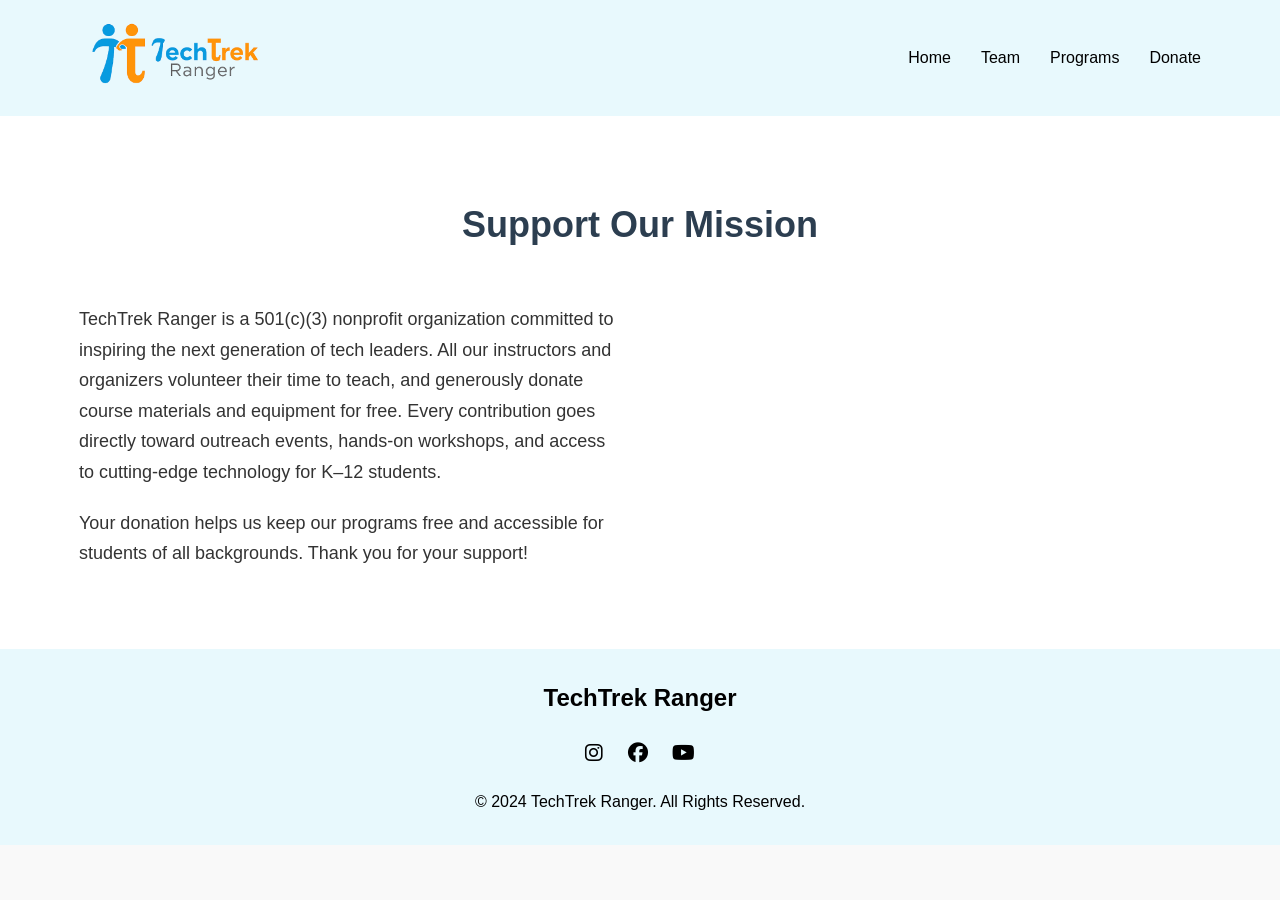
<file: help.html>
<!doctype html>
<html lang="en">
  <head>
    <meta charset="UTF-8" />
    <meta name="viewport" content="width=device-width, initial-scale=1.0" />
    <title>Help Us | TechTrek Ranger</title>
    <link rel="icon" type="image/png" href="images/ttranger_half_logo.png" />
    <link rel="stylesheet" href="styles.css" />
  </head>

  <body>
    <!-- Header & Navigation -->
    <header>
      <div class="container">
        <nav class="navbar">
          <div class="logo">
            <img
              src="images/ttranger_full_logo.png"
              alt="TechTrek Ranger logo"
            />
          </div>
          <button
            class="menu-toggle"
            aria-expanded="false"
            aria-controls="main-navigation"
          >
            <span class="hamburger-icon"></span>
          </button>
          <ul class="nav-links" id="main-navigation" aria-hidden="true">
            <li><a href="index.html">Home</a></li>
            <li><a href="team.html">Team</a></li>
            <li><a href="programs.html">Programs</a></li>
            <li><a href="help.html">Donate</a></li>
          </ul>
        </nav>
      </div>
    </header>

    <!-- Donation Section -->
    <section class="team-section">
      <div class="container">
        <h2 class="section-title">Support Our Mission</h2>
        <div class="donation-layout">
          <!-- Non-Profit Statement -->
          <div class="donation-text">
            <p>
              TechTrek Ranger is a 501(c)(3) nonprofit organization committed to
              inspiring the next generation of tech leaders. All our instructors
              and organizers volunteer their time to teach, and generously
              donate course materials and equipment for free. Every contribution
              goes directly toward outreach events, hands-on workshops, and
              access to cutting-edge technology for K–12 students.
            </p>
            <p>
              Your donation helps us keep our programs free and accessible for
              students of all backgrounds. Thank you for your support!
            </p>
          </div>

          <!-- PayPal Donation -->
          <div class="donation-payment">
            <script src="https://www.paypal.com/sdk/js?client-id=BAAdBmkxjYj-x2ZwxnWX7ieUHEcZfRvVLuQ0dmw9VantWjtzL9bYCoFIzfHECmiZzF74nZwgUw59dfyEF8&components=hosted-buttons&enable-funding=venmo&currency=USD"></script>
            <div id="paypal-container-ZWMNZ8AM5JU6J"></div>
            <script>
              paypal
                .HostedButtons({
                  hostedButtonId: "ZWMNZ8AM5JU6J",
                })
                .render("#paypal-container-ZWMNZ8AM5JU6J");
            </script>
          </div>
        </div>
      </div>
    </section>

    <!-- Footer -->
    <footer>
      <div class="container">
        <div class="logo">TechTrek Ranger</div>
        <div class="social-links">
          <a
            href="https://www.instagram.com/tt.rangers/"
            aria-label="Instagram"
            target="_blank"
            rel="noopener noreferrer"
            ><i class="fab fa-instagram"></i
          ></a>
          <a
            href="https://www.facebook.com/profile.php?id=61590592228445"
            aria-label="Facebook"
            target="_blank"
            rel="noopener noreferrer"
            ><i class="fab fa-facebook"></i
          ></a>
          <a
            href="https://www.youtube.com/channel/UCEoQj5oYEtliEmNRoKKxIdw"
            aria-label="YouTube"
            target="_blank"
            rel="noopener noreferrer"
            ><i class="fab fa-youtube"></i
          ></a>
        </div>
        <p>&copy; 2024 TechTrek Ranger. All Rights Reserved.</p>
      </div>
    </footer>

    <script src="script.js"></script>
  </body>
</html>
</file>
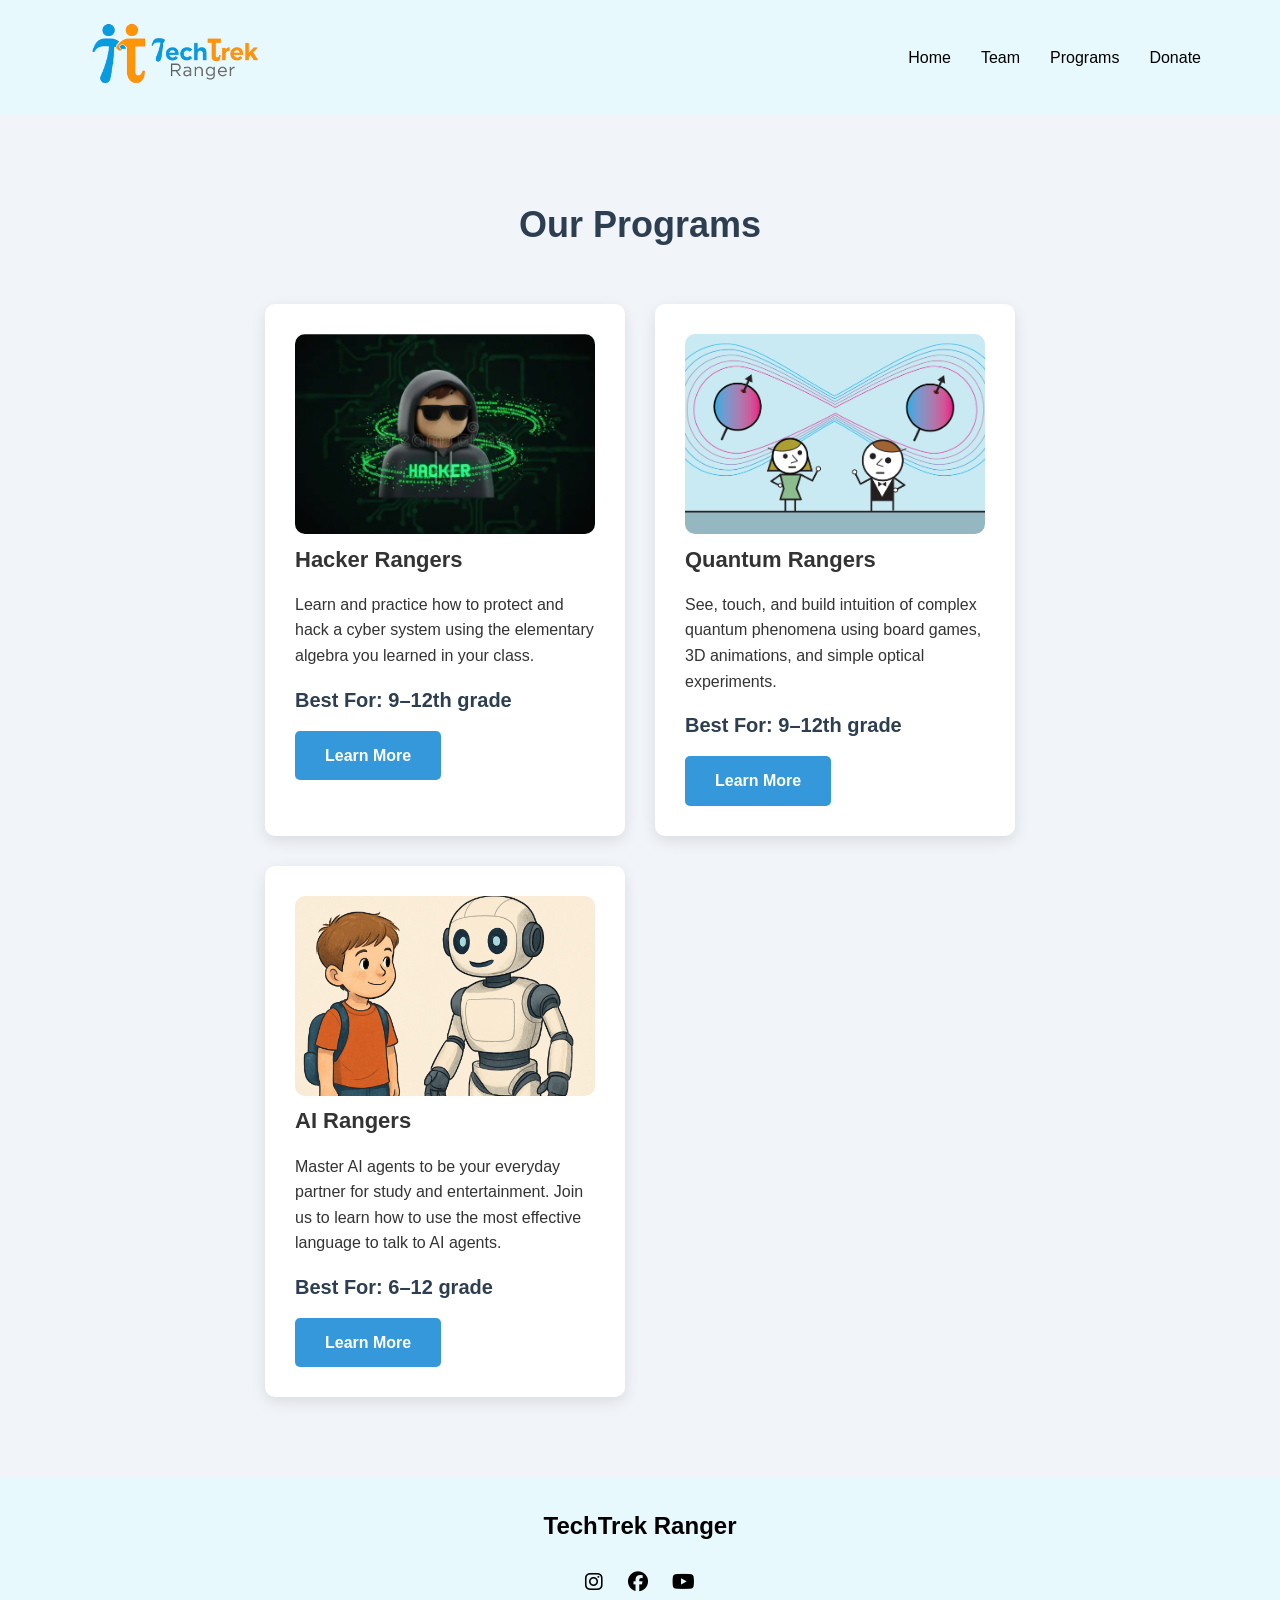
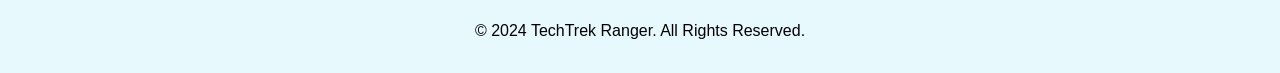
<file: programs.html>
<!DOCTYPE html>
<html lang="en">
  <head>
    <meta charset="UTF-8" />
    <meta name="viewport" content="width=device-width, initial-scale=1.0" />
    <title>Programs | TechTrek Ranger</title>
    <link rel="icon" type="image/png" href="images/ttranger_half_logo.png" />
    <link rel="stylesheet" href="styles.css" />
  </head>

  <body>
    <!-- Header & Navigation -->
    <header>
      <div class="container">
        <nav class="navbar">
          <div class="logo">
            <img src="images/ttranger_full_logo.png" alt="TechTrek Ranger logo" />
          </div>
          <button class="menu-toggle" aria-expanded="false" aria-controls="main-navigation">
            <span class="hamburger-icon"></span>
          </button>
          <ul class="nav-links" id="main-navigation" aria-hidden="true">
            <li><a href="index.html">Home</a></li>
            <li><a href="team.html">Team</a></li>
            <li><a href="programs.html">Programs</a></li>
            <li><a href="help.html">Donate</a></li>
          </ul>
        </nav>
      </div>
    </header>

    <!-- Programs Section -->
    <section class="programs" id="programs">
      <div class="container">
        <h2 class="section-title">Our Programs</h2>
        <div class="programs-grid">
          <div class="program-card">
            <div class="program-icon">
              <img src="images/hacker.png" alt="Hacker Rangers program" />
            </div>
            <h3>Hacker Rangers</h3>
            <p>
              Learn and practice how to protect and hack a cyber system using the
              elementary algebra you learned in your class.
            </p>
            <div class="age">Best For: 9–12th grade</div>
            <a href="index.html#contact" class="btn">Learn More</a>
          </div>
          <div class="program-card">
            <div class="program-icon">
              <img src="images/quantum.png" alt="Quantum Rangers program" />
            </div>
            <h3>Quantum Rangers</h3>
            <p>
              See, touch, and build intuition of complex quantum phenomena using
              board games, 3D animations, and simple optical experiments.
            </p>
            <div class="age">Best For: 9–12th grade</div>
            <a href="index.html#contact" class="btn">Learn More</a>
          </div>
          <div class="program-card">
            <div class="program-icon">
              <img src="images/ai.png" alt="AI Rangers program" />
            </div>
            <h3>AI Rangers</h3>
            <p>
              Master AI agents to be your everyday partner for study and
              entertainment. Join us to learn how to use the most effective
              language to talk to AI agents.
            </p>
            <div class="age">Best For: 6–12 grade</div>
            <a href="index.html#contact" class="btn">Learn More</a>
          </div>
        </div>
      </div>
    </section>

    <!-- Footer -->
    <footer>
      <div class="container">
        <div class="logo">TechTrek Ranger</div>
        <div class="social-links">
          <a href="https://www.instagram.com/tt.rangers/" aria-label="Instagram" target="_blank" rel="noopener noreferrer"><i class="fab fa-instagram"></i></a>
          <a href="https://www.facebook.com/profile.php?id=61590592228445" aria-label="Facebook" target="_blank" rel="noopener noreferrer"><i class="fab fa-facebook"></i></a>
          <a href="https://www.youtube.com/channel/UCEoQj5oYEtliEmNRoKKxIdw" aria-label="YouTube" target="_blank" rel="noopener noreferrer"><i class="fab fa-youtube"></i></a>
        </div>
        <p>&copy; 2024 TechTrek Ranger. All Rights Reserved.</p>
      </div>
    </footer>

    <script src="script.js"></script>
  </body>
</html>
</file>
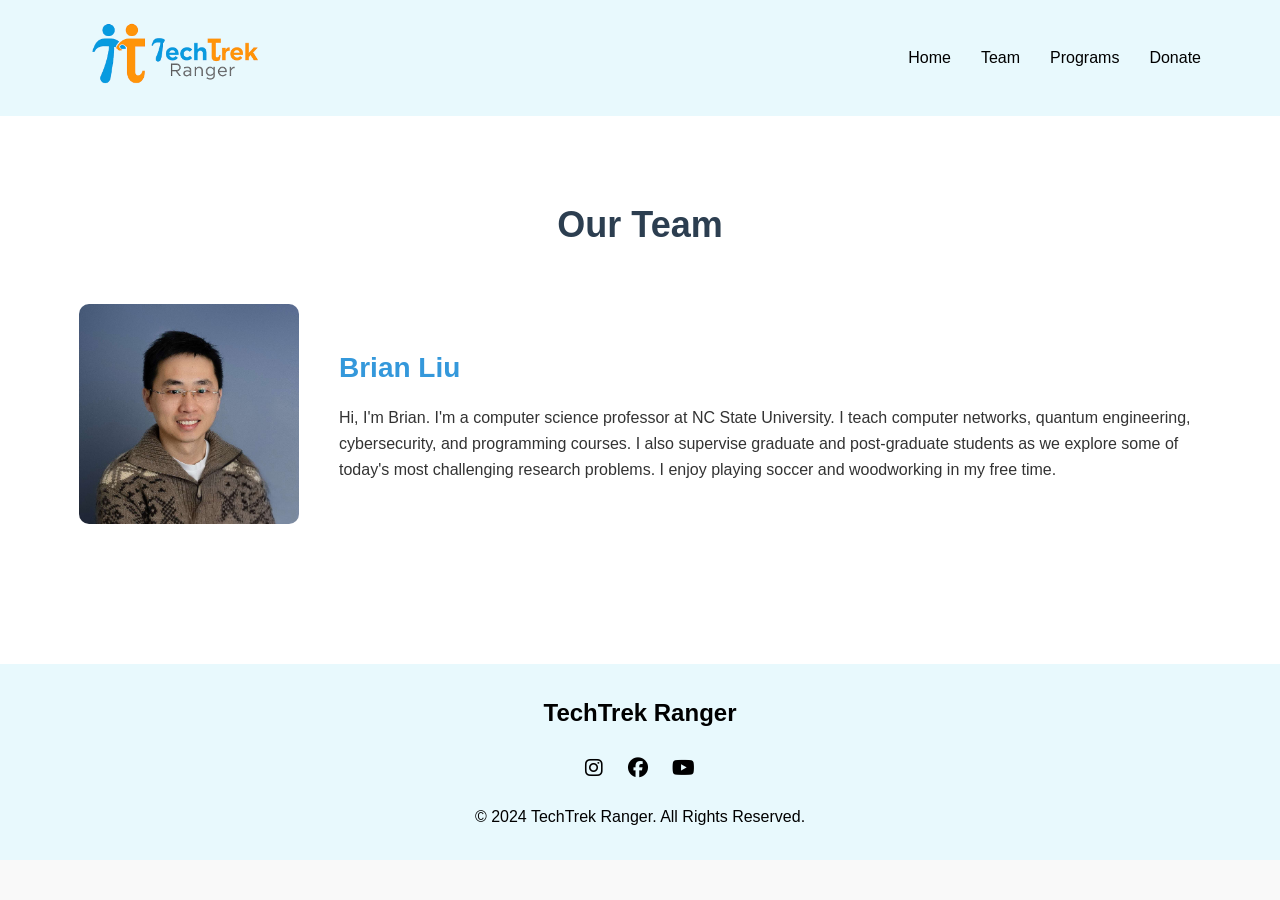
<file: team.html>
<!DOCTYPE html>
<html lang="en">
  <head>
    <meta charset="UTF-8" />
    <meta name="viewport" content="width=device-width, initial-scale=1.0" />
    <title>Team | TechTrek Ranger</title>
    <link rel="icon" type="image/png" href="images/ttranger_half_logo.png" />
    <link rel="stylesheet" href="styles.css" />
  </head>

  <body>
    <!-- Header & Navigation -->
    <header>
      <div class="container">
        <nav class="navbar">
          <div class="logo">
            <img src="images/ttranger_full_logo.png" alt="TechTrek Ranger logo" />
          </div>
          <button class="menu-toggle" aria-expanded="false" aria-controls="main-navigation">
            <span class="hamburger-icon"></span>
          </button>
          <ul class="nav-links" id="main-navigation" aria-hidden="true">
            <li><a href="index.html">Home</a></li>
            <li><a href="team.html">Team</a></li>
            <li><a href="programs.html">Programs</a></li>
            <li><a href="help.html">Donate</a></li>
          </ul>
        </nav>
      </div>
    </header>

    <!-- Team Section -->
    <section class="team-section">
      <div class="container">
        <h2 class="section-title">Our Team</h2>

        <div class="team-list">
          <div class="team-member">
            <img src="images/brianliu.jpeg" alt="Brian Liu" />
            <div class="member-info">
              <h3>Brian Liu</h3>
              <p>
                Hi, I'm Brian. I'm a computer science professor at NC State
                University. I teach computer networks, quantum engineering,
                cybersecurity, and programming courses. I also supervise graduate
                and post-graduate students as we explore some of today's most
                challenging research problems. I enjoy playing soccer and
                woodworking in my free time.
              </p>
            </div>
          </div>
        </div>

      </div>
    </section>

    <!-- Footer -->
    <footer>
      <div class="container">
        <div class="logo">TechTrek Ranger</div>
        <div class="social-links">
          <a href="https://www.instagram.com/tt.rangers/" aria-label="Instagram" target="_blank" rel="noopener noreferrer"><i class="fab fa-instagram"></i></a>
          <a href="https://www.facebook.com/profile.php?id=61590592228445" aria-label="Facebook" target="_blank" rel="noopener noreferrer"><i class="fab fa-facebook"></i></a>
          <a href="https://www.youtube.com/channel/UCEoQj5oYEtliEmNRoKKxIdw" aria-label="YouTube" target="_blank" rel="noopener noreferrer"><i class="fab fa-youtube"></i></a>
        </div>
        <p>&copy; 2024 TechTrek Ranger. All Rights Reserved.</p>
      </div>
    </footer>

    <script src="script.js"></script>
  </body>
</html>
</file>
<file: styles.css>
/* ===== Font Awesome icons ===== */
@import url("https://cdnjs.cloudflare.com/ajax/libs/font-awesome/6.5.0/css/all.min.css");

/* ===== Reset & Global ===== */
* {
  margin: 0;
  padding: 0;
  box-sizing: border-box;
  font-family: "Arial", sans-serif;
}

img {
  max-width: 100%; /* prevent any image from ever overflowing its container */
}

body {
  line-height: 1.6;
  color: #333;
  background-color: #f9f9f9;
}

.container {
  width: 90%;
  max-width: 1200px;
  margin: 0 auto;
  padding: 0 15px;
}

/* ===== Header & Navigation ===== */
header {
  background-color: #e8f9fd;
  color: #000;
  padding: 20px 0;
  position: sticky;
  top: 0;
  z-index: 100;
}

nav {
  display: flex;
  justify-content: space-between;
  align-items: center;
}

.logo {
  font-size: 24px;
  font-weight: bold;
}

.logo img {
  height: 65px;
  margin-left: 10px;
}

.nav-links {
  display: flex;
  list-style: none;
}

.nav-links li {
  margin-left: 30px;
}

.nav-links a {
  color: #000;
  text-decoration: none;
  transition: color 0.3s;
}

.nav-links a:hover {
  color: #3498db;
}

.menu-toggle {
  display: none;
}

/* ===== Mobile Navigation ===== */
@media (max-width: 768px) {
  .nav-links {
    display: none;
    flex-direction: column;
    position: absolute;
    top: 105px;
    left: 0;
    width: 100%;
    background-color: #e8f9fd;
    padding: 0.5rem 0;
    text-align: center;
    box-shadow: 0 4px 8px rgba(0, 0, 0, 0.12);
    z-index: 99;
  }

  .nav-links.active {
    display: flex;
  }

  .nav-links li {
    margin-left: 0;
  }

  .nav-links a {
    display: block;
    padding: 14px 20px;
    font-size: 18px;
  }

  .menu-toggle {
    display: block;
    background: none;
    border: none;
    cursor: pointer;
    padding: 0.5rem;
  }

  .hamburger-icon {
    display: block;
    width: 25px;
    height: 3px;
    background-color: #000;
    position: relative;
    transition: all 0.3s ease-in-out;
  }

  .hamburger-icon::before,
  .hamburger-icon::after {
    content: "";
    position: absolute;
    width: 100%;
    height: 3px;
    background-color: #000;
    transition: all 0.3s ease-in-out;
  }

  .hamburger-icon::before {
    transform: translateY(-8px);
  }

  .hamburger-icon::after {
    transform: translateY(8px);
  }
}

/* ===== Shared Utilities ===== */
.section-title {
  text-align: center;
  margin-bottom: 50px;
  font-size: 36px;
  color: #2c3e50;
}

.btn {
  display: inline-block;
  background-color: #3498db;
  color: white;
  padding: 12px 30px;
  border-radius: 5px;
  text-decoration: none;
  font-weight: bold;
  transition: background-color 0.3s;
}

.btn:hover {
  background-color: #2980b9;
}

.page-header {
  background-color: #3498db;
  color: white;
  text-align: center;
  padding: 60px 0;
}

.page-header h1 {
  font-size: 42px;
  margin-bottom: 20px;
}

/* ===== Programs ===== */
.programs {
  padding: 80px 0;
  background-color: #f1f5f9;
}

.programs-grid {
  display: grid;
  grid-template-columns: repeat(auto-fit, minmax(300px, 360px));
  justify-content: center;
  gap: 30px;
}

.program-card {
  background-color: white;
  border-radius: 10px;
  padding: 30px;
  box-shadow: 0 5px 15px rgba(0, 0, 0, 0.1);
  transition: transform 0.3s;
}

.program-card:hover {
  transform: translateY(-10px);
}

.program-icon {
  text-align: center;
}

.program-icon img {
  width: 300px;
  height: 200px;
  object-fit: cover;
  border-radius: 10px;
}

.program-card h3 {
  font-size: 22px;
  margin-bottom: 15px;
}

.age {
  font-size: 20px;
  font-weight: bold;
  color: #2c3e50;
  margin: 15px 0;
}

/* ===== Footer ===== */
footer {
  background-color: #e8f9fd;
  color: #000;
  text-align: center;
  padding: 30px 0;
}

.social-links {
  margin: 20px 0;
}

.social-links a {
  color: #000;
  margin: 0 10px;
  font-size: 20px;
  transition: color 0.3s;
}

.social-links a:hover {
  color: #3498db;
}

/* ===== Hero (index.html) ===== */
.hero {
  background: linear-gradient(rgba(0, 0, 0, 0.7), rgba(0, 0, 0, 0.7)),
    url("images/hero.png");
  background-size: cover;
  background-position: center;
  color: white;
  text-align: center;
  padding: 100px 0;
}

.hero h1 {
  font-size: 48px;
  margin-bottom: 20px;
}

.hero p {
  font-size: 20px;
  margin-bottom: 30px;
  max-width: 700px;
  margin-left: auto;
  margin-right: auto;
}

/* ===== Gallery Carousel (index.html) ===== */
.theme-gallery {
  padding: 40px 0;
  background-color: white;
}

.gallery-wrapper {
  position: relative;
  border-radius: 10px;
  overflow: hidden;
  box-shadow: 0 5px 15px rgba(0, 0, 0, 0.1);
}

.gallery-track {
  display: flex;
  transition: transform 0.5s ease;
}

.gallery-slide {
  min-width: 100%;
  position: relative;
}

.gallery-img {
  width: 100%;
  height: 400px;
  object-fit: cover;
}

/* ===== Shared Carousel Controls ===== */
.carousel-nav {
  text-align: center;
  margin-top: 20px;
}

.carousel-dot {
  display: inline-block;
  width: 12px;
  height: 12px;
  background-color: #bdc3c7;
  border-radius: 50%;
  margin: 0 5px;
  cursor: pointer;
  transition: background-color 0.3s;
}

.carousel-dot.active {
  background-color: #3498db;
}

.carousel-arrow {
  position: absolute;
  top: 50%;
  transform: translateY(-50%);
  width: 40px;
  height: 40px;
  background-color: white;
  border-radius: 50%;
  display: flex;
  align-items: center;
  justify-content: center;
  box-shadow: 0 2px 10px rgba(0, 0, 0, 0.1);
  cursor: pointer;
  z-index: 10;
  border: none;
}

.carousel-arrow.prev {
  left: -20px;
}

.carousel-arrow.next {
  right: -20px;
}

@media (max-width: 768px) {
  .carousel-arrow {
    display: none;
  }
}

/* ===== Contact Form (index.html) ===== */
.contact {
  padding: 80px 0;
  background-color: #f1f5f9;
}

.contact-container {
  display: flex;
  gap: 40px;
}

.contact-info {
  flex: 1;
}

.contact-info h3 {
  font-size: 24px;
  margin-bottom: 20px;
  color: #3498db;
}

.contact-info p {
  margin-bottom: 15px;
}

.contact-form {
  flex: 1;
  background-color: white;
  padding: 30px;
  border-radius: 10px;
  box-shadow: 0 5px 15px rgba(0, 0, 0, 0.1);
}

.form-group {
  margin-bottom: 20px;
}

.form-group label {
  display: block;
  margin-bottom: 5px;
  font-weight: bold;
}

.form-group input,
.form-group textarea,
.form-group select {
  width: 100%;
  padding: 10px;
  border: 1px solid #ddd;
  border-radius: 5px;
}

.form-group textarea {
  height: 150px;
}

.form-error {
  color: #e74c3c;
  font-size: 14px;
  margin-top: 4px;
}

/* ===== Team (team.html) ===== */
.team-section {
  padding: 80px 0;
  background-color: white;
}

.team-member {
  display: flex;
  align-items: center;
  gap: 40px;
  margin-bottom: 60px;
}

.team-list .team-member:nth-child(even) {
  flex-direction: row-reverse;
}

/* Constrain the team photo on desktop */
.team-member img {
  width: 220px;
  height: 220px;
  object-fit: cover;
  border-radius: 10px;
  flex-shrink: 0;
}

.member-img {
  flex: 1;
  border-radius: 10px;
  overflow: hidden;
}

.member-img img {
  width: 100%;
  height: auto;
  display: block;
}

.member-info {
  flex: 1;
  min-width: 200px;
}

.member-info h3 {
  font-size: 28px;
  margin-bottom: 15px;
  color: #3498db;
}

.member-title {
  font-size: 18px;
  color: #7f8c8d;
  margin-bottom: 20px;
}

.member-bio {
  margin-bottom: 20px;
}

.member-qualifications {
  margin-top: 30px;
}

.qualification-item {
  display: flex;
  align-items: center;
  margin-bottom: 15px;
}

.qualification-icon {
  font-size: 24px;
  margin-right: 15px;
  color: #3498db;
}

/* ===== Help/Donation (help.html) ===== */
.donation-layout {
  display: flex;
  flex-wrap: wrap;
  gap: 40px;
  justify-content: center;
  align-items: flex-start;
}

.donation-text {
  flex: 0 0 calc(50% - 20px);
  font-size: 18px;
  line-height: 1.7;
}

.donation-text p + p {
  margin-top: 20px;
}

.donation-payment {
  flex: 0 0 calc(50% - 20px);
  text-align: center;
}

/* ===== Mobile: stack layouts ===== */
@media (max-width: 768px) {
  .section-title {
    font-size: 26px;
    margin-bottom: 30px;
  }

  .hero {
    padding: 60px 0;
  }

  .hero h1 {
    font-size: 28px;
    margin-bottom: 16px;
  }

  .hero p {
    font-size: 16px;
  }

  .page-header h1 {
    font-size: 28px;
  }

  .programs {
    padding: 50px 0;
  }

  .program-icon img {
    width: 100%;
    max-width: 300px;
    height: 180px;
  }

  /* Team member: constrain photo so it doesn't fill the whole screen */
  .team-member,
  .team-member:nth-child(even) {
    flex-direction: column;
    align-items: center;
    gap: 20px;
  }

  .team-member img {
    width: 200px;
    height: 200px;
    object-fit: cover;
    border-radius: 50%;
    flex-shrink: 0;
  }

  .member-info {
    text-align: center;
  }

  .team-section {
    padding: 50px 0;
  }

  .contact {
    padding: 50px 0;
  }

  .contact-container {
    flex-direction: column;
  }

  .contact-form {
    padding: 20px;
  }

  .donation-layout {
    flex-direction: column;
  }

  .donation-text,
  .donation-payment {
    flex: none;
    width: 100%;
  }
}
</file>
